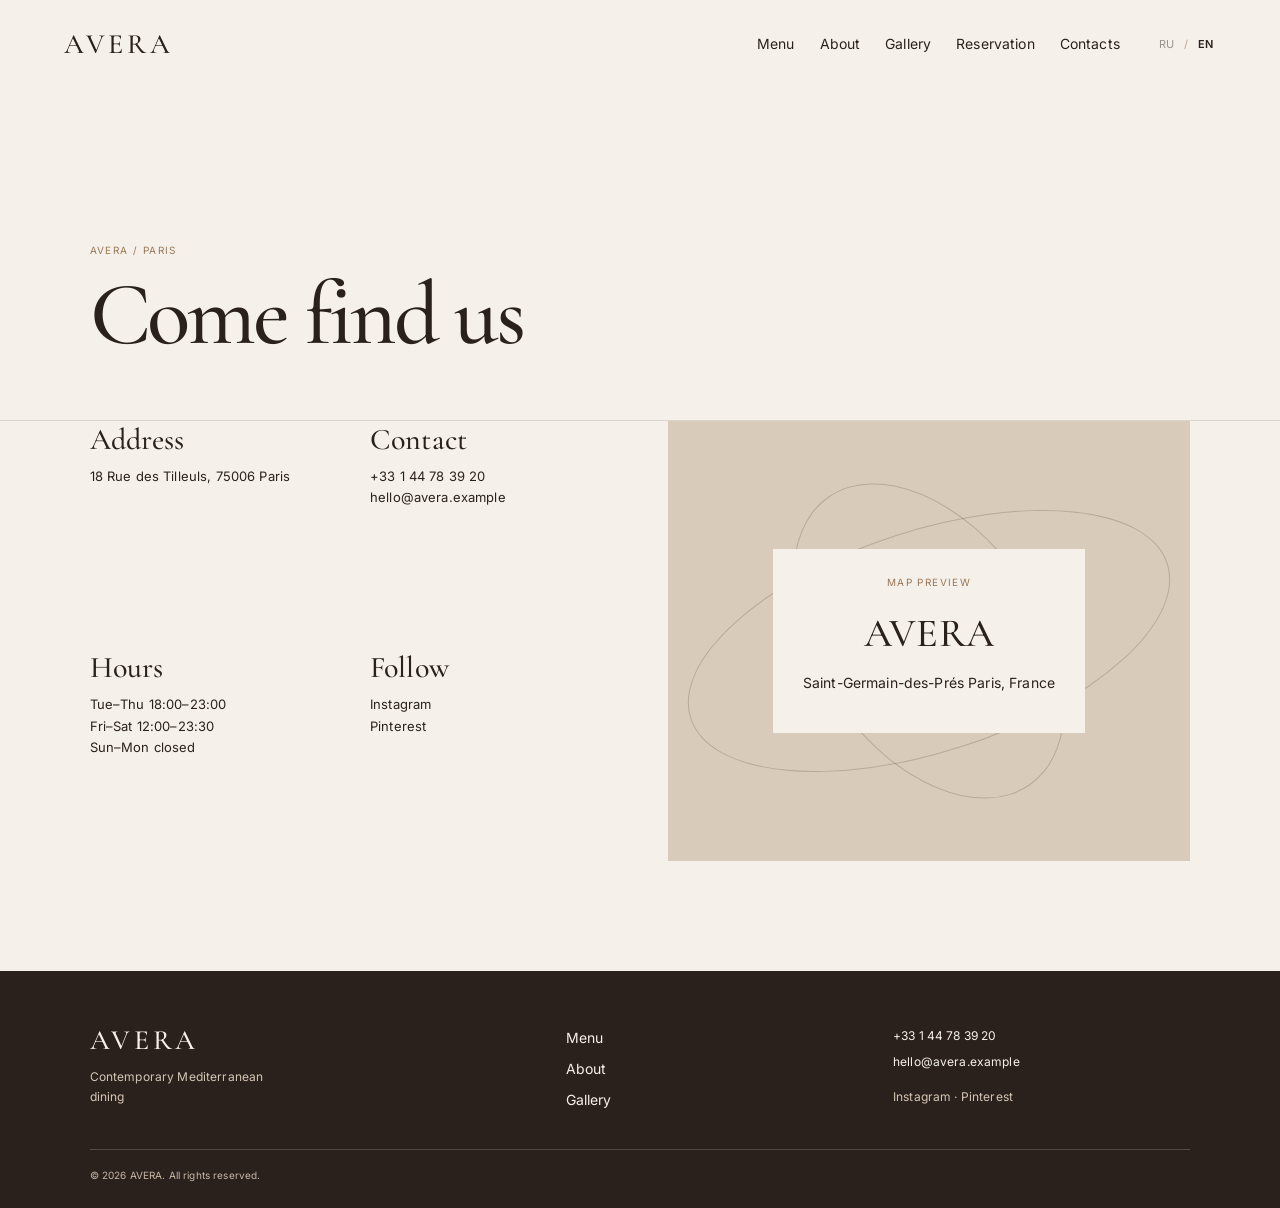
<file: contacts.html>
<!doctype html><html lang="en"><head><meta charset="utf-8"><meta name="viewport" content="width=device-width,initial-scale=1"><title>AVERA — Contacts</title><link rel="stylesheet" href="css/style.css"><link rel="stylesheet" href="css/pages.css"><link rel="stylesheet" href="css/responsive.css"></head><body data-page="contacts"><main><section class="page-intro reveal"><p class="eyebrow">AVERA / PARIS</p><h1 class="display" data-i18n="contactsTitle"></h1></section><section class="contacts"><div class="contacts-grid"><div class="contact-list"><div><h2 data-i18n="address"></h2><p data-i18n="addressText"></p></div><div><h2 data-i18n="contact"></h2><p><a href="tel:+33144783920">+33 1 44 78 39 20</a><br><a href="mailto:hello@avera.example">hello@avera.example</a></p></div><div><h2 data-i18n="hours"></h2><p data-i18n="hoursText"></p></div><div><h2 data-i18n="social"></h2><p>Instagram<br>Pinterest</p></div></div><div class="map"><div><p class="eyebrow" data-i18n="map"></p><h2>AVERA</h2><p data-i18n="mapText"></p></div></div></div></section></main><script src="data/translations.js"></script><script src="js/i18n.js"></script><script src="js/main.js"></script></body></html>
</file>
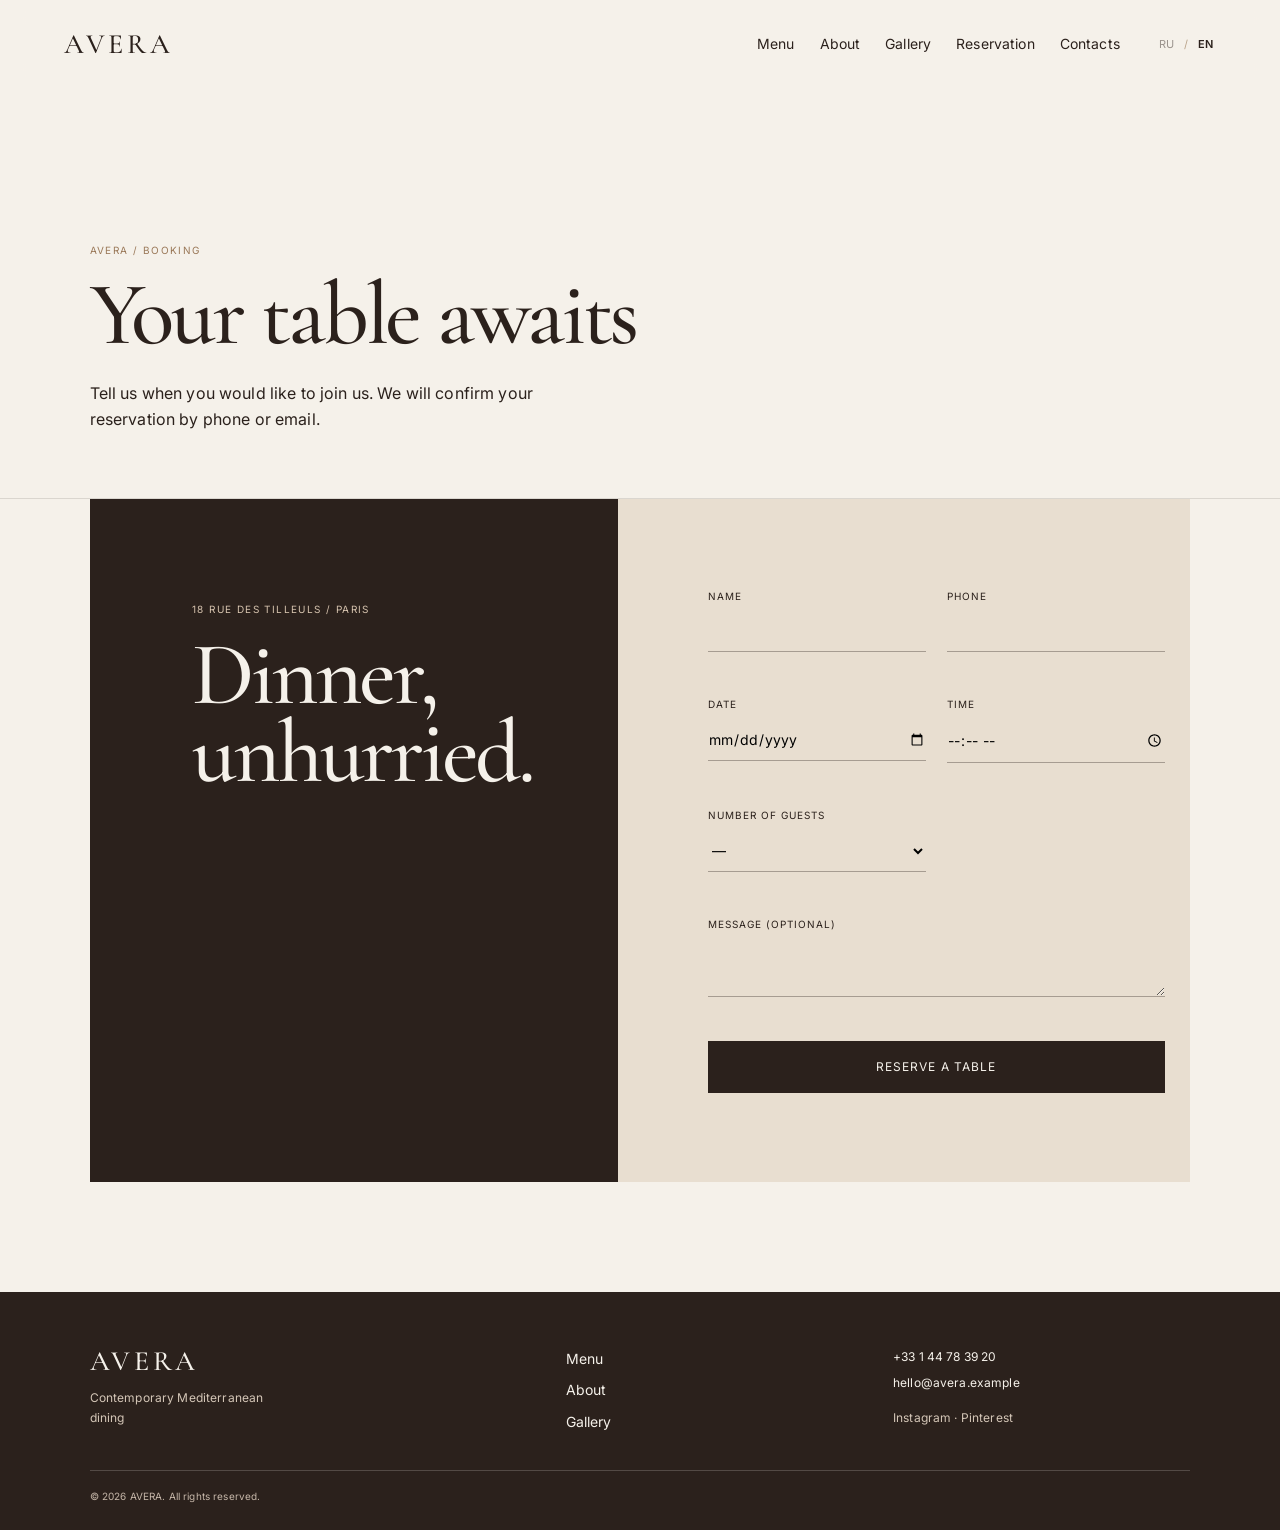
<file: reservation.html>
<!doctype html><html lang="en"><head><meta charset="utf-8"><meta name="viewport" content="width=device-width,initial-scale=1"><title>AVERA — Reservation</title><link rel="stylesheet" href="css/style.css"><link rel="stylesheet" href="css/pages.css"><link rel="stylesheet" href="css/responsive.css"></head><body data-page="reservation"><main><section class="page-intro reveal"><p class="eyebrow">AVERA / BOOKING</p><h1 class="display" data-i18n="reservationTitle"></h1><p class="lead" data-i18n="reservationLead"></p></section><section class="reservation"><aside><p class="eyebrow">18 RUE DES TILLEULS / PARIS</p><h2 class="display">Dinner,<br>unhurried.</h2></aside><form id="reservationForm" novalidate><div class="field"><label for="name" data-i18n="name"></label><input id="name" name="name" autocomplete="name"><span class="error"></span></div><div class="field"><label for="phone" data-i18n="phone"></label><input id="phone" name="phone" type="tel" autocomplete="tel"><span class="error"></span></div><div class="field"><label for="date" data-i18n="date"></label><input id="date" name="date" type="date"><span class="error"></span></div><div class="field"><label for="time" data-i18n="time"></label><input id="time" name="time" type="time"><span class="error"></span></div><div class="field"><label for="guests" data-i18n="guests"></label><select id="guests" name="guests"><option value="">—</option><option>1</option><option>2</option><option>3</option><option>4</option><option>5</option><option>6</option><option>7</option><option>8</option><option>9</option><option>10</option><option>11</option><option>12</option></select><span class="error"></span></div><div class="field full"><label for="message" data-i18n="message"></label><textarea id="message" name="message"></textarea><span class="error"></span></div><div class="form-success" aria-live="polite" data-i18n="success"></div><button class="btn field full" type="submit" data-i18n="submit"></button></form></section></main><script src="data/translations.js"></script><script src="js/i18n.js"></script><script src="js/main.js"></script><script src="js/reservation.js"></script></body></html>
</file>
<file: css/style.css>
@import url('https://fonts.googleapis.com/css2?family=Cormorant+Garamond:ital,wght@0,400;0,500;0,600;1,500&family=Inter:wght@400;500;600&display=swap');
:root{--milk:#f5f1ea;--beige:#e8ded0;--sand:#b9a38a;--brown:#5a4030;--ink:#2b211c;--accent:#9a7858;--serif:'Cormorant Garamond',serif;--sans:Inter,Arial,sans-serif}*{box-sizing:border-box}html{scroll-behavior:smooth}body{margin:0;background:var(--milk);color:var(--ink);font:14px/1.65 var(--sans);letter-spacing:.01em}a{color:inherit;text-decoration:none}button{font:inherit;color:inherit}img{display:block;width:100%;object-fit:cover}.site-header{height:88px;display:flex;align-items:center;gap:36px;padding:0 clamp(22px,5vw,80px);position:sticky;top:0;z-index:20;background:rgba(245,241,234,.9);backdrop-filter:blur(12px);transition:.3s}.site-header.scrolled{height:68px;border-bottom:1px solid rgba(43,33,28,.1)}.brand{font:500 28px/1 var(--serif);letter-spacing:.13em}.nav{margin-left:auto;display:flex;gap:25px}.nav a,.footer-nav a{position:relative}.nav a:after,.footer-nav a:after{content:'';height:1px;background:currentColor;position:absolute;left:0;right:0;bottom:-4px;transform:scaleX(0);transform-origin:left;transition:.25s}.nav a:hover:after,.footer-nav a:hover:after{transform:scaleX(1)}.lang{display:flex;gap:7px;align-items:center;font-size:11px}.lang button{background:0;border:0;padding:3px;cursor:pointer;opacity:.45}.lang button.active{opacity:1;font-weight:600}.lang i{font-style:normal;color:var(--sand)}.nav-toggle{display:none}.btn{display:inline-flex;align-items:center;justify-content:center;background:var(--ink);color:var(--milk);border:1px solid var(--ink);padding:15px 23px;min-height:50px;transition:.25s;cursor:pointer;font-size:12px;letter-spacing:.09em;text-transform:uppercase}.btn:hover{background:transparent;color:var(--ink)}.btn.light{background:transparent;color:var(--milk);border-color:rgba(245,241,234,.75)}.btn.light:hover{background:var(--milk);color:var(--ink)}.eyebrow{text-transform:uppercase;letter-spacing:.14em;font-size:10px;color:var(--accent);margin:0 0 18px}.display{font:500 clamp(44px,7vw,105px)/.88 var(--serif);letter-spacing:-.035em;margin:0}.lead{font-size:16px;max-width:490px}.page-intro{padding:clamp(70px,12vw,160px) 7vw 65px;border-bottom:1px solid rgba(43,33,28,.13)}.page-intro .lead{margin:25px 0 0}.reveal{opacity:0;transform:translateY(24px);transition:opacity .7s ease,transform .7s ease}.reveal.visible{opacity:1;transform:none}footer{background:var(--ink);color:var(--milk);padding:55px 7vw 25px;display:grid;grid-template-columns:1.5fr 1fr 1fr;gap:30px;margin-top:110px}footer p{color:#d4c6b7;font-size:12px;max-width:210px}footer .footer-nav{display:flex;flex-direction:column;gap:8px}footer>div:last-of-type{display:flex;flex-direction:column;gap:6px;font-size:12px}footer small{grid-column:1/-1;border-top:1px solid rgba(245,241,234,.2);padding-top:17px;color:#c6b7a9;font-size:10px}.social{margin:9px 0 0}.dish-grid{display:grid;grid-template-columns:repeat(4,1fr);gap:25px}.dish-card .image-wrap{overflow:hidden;aspect-ratio:4/5;background:var(--beige)}.dish-card img{height:100%;transition:transform .65s}.dish-card:hover img{transform:scale(1.055)}.dish-card h3{font:500 29px/1.05 var(--serif);margin:18px 0 7px}.dish-card p{font-size:12px;min-height:39px;margin:0 0 14px;color:#6b5b50}.price{font-size:12px;font-weight:600}.dish-card .details{display:block;font-size:10px;text-transform:uppercase;letter-spacing:.1em;margin-top:15px;color:var(--accent)}
@media(prefers-reduced-motion:reduce){*,*:before,*:after{animation-duration:.01ms!important;transition-duration:.01ms!important;scroll-behavior:auto!important}.reveal{opacity:1;transform:none}}
</file>
<file: css/pages.css>
.hero{display:grid;grid-template-columns:45% 55%;min-height:calc(100vh - 88px);padding:0 7vw 8vh;align-items:end;gap:clamp(25px,5vw,90px)}.hero-copy{padding-bottom:6vh}.hero-copy .display{max-width:620px}.hero-copy .lead{margin:25px 0 31px}.hero-image{height:min(72vh,730px);overflow:hidden}.hero-image img{height:100%;animation:fadeScale 1s ease both}.hero-image figcaption{font:11px var(--sans);margin-top:9px;color:#6d5a4d}@keyframes fadeScale{from{opacity:0;transform:scale(1.04)}to{opacity:1;transform:none}}.split{display:grid;grid-template-columns:1fr 1fr;min-height:650px;align-items:center;margin-top:150px}.split .copy{padding:10vw;max-width:650px}.split .copy .lead{font-size:18px}.split figure{margin:0;height:100%;min-height:520px}.split img{height:100%}.split.reverse figure{order:-1}.signature{padding:145px 7vw 0}.signature-head{display:flex;align-items:end;justify-content:space-between;margin-bottom:42px}.signature-head .display{font-size:clamp(44px,5vw,74px)}.signature-head p{margin:0}.filters{display:flex;gap:9px;flex-wrap:wrap;padding:45px 7vw 35px}.filter{border:1px solid rgba(43,33,28,.25);background:transparent;padding:11px 17px;cursor:pointer;font-size:11px}.filter.active,.filter:hover{background:var(--ink);color:var(--milk);border-color:var(--ink)}.menu-grid{padding:0 7vw;grid-template-columns:repeat(3,1fr)}.dish-page{display:grid;grid-template-columns:56% 44%;min-height:calc(100vh - 88px)}.dish-page figure{margin:0;min-height:600px}.dish-page figure img{height:100%}.dish-copy{padding:12vw 8vw;align-self:center}.dish-copy .price{display:block;margin:25px 0}.detail-block{border-top:1px solid rgba(43,33,28,.2);padding:19px 0;margin-top:25px}.detail-block h2{font:500 28px var(--serif);margin:0 0 7px}.detail-block p{font-size:13px;margin:0;color:#655449}.about-layout{padding:90px 7vw 0}.about-chapter{display:grid;grid-template-columns:1.1fr .9fr;gap:9vw;align-items:center;margin:0 auto 135px;max-width:1200px}.about-chapter figure{margin:0}.about-chapter img{aspect-ratio:4/5}.about-chapter h2{font:500 60px/.95 var(--serif);margin:0 0 20px}.about-chapter p{max-width:470px;font-size:15px}.about-chapter.chef figure{order:2}.about-chapter.chef img{aspect-ratio:1/1}.gallery-filters{padding-bottom:30px}.gallery{padding:0 7vw;columns:3 290px;column-gap:18px}.gallery-item{display:block;border:0;background:none;padding:0;margin:0 0 18px;break-inside:avoid;cursor:pointer;position:relative}.gallery-item img{transition:filter .3s,transform .4s}.gallery-item:hover img{filter:brightness(.84);transform:scale(1.015)}.gallery-item span{position:absolute;bottom:15px;left:15px;color:white;font-size:10px;letter-spacing:.12em;text-transform:uppercase;opacity:0;transition:.3s}.gallery-item:hover span{opacity:1}.lightbox{position:fixed;inset:0;background:rgba(20,15,12,.94);z-index:50;display:grid;place-items:center;padding:35px;opacity:0;pointer-events:none;transition:.25s}.lightbox.open{opacity:1;pointer-events:auto}.lightbox img{max-width:min(100%,1050px);max-height:82vh;width:auto}.lightbox button{position:absolute;color:var(--milk);background:none;border:0;font:500 45px var(--serif);cursor:pointer}.lightbox .close{top:15px;right:24px}.lightbox .prev{left:25px}.lightbox .next{right:25px}.reservation{display:grid;grid-template-columns:48% 52%;margin:0 7vw;min-height:620px}.reservation aside{background:var(--ink);color:var(--milk);padding:8vw}.reservation aside .eyebrow{color:#d7c4af}.reservation form{padding:7vw;background:var(--beige);display:grid;grid-template-columns:1fr 1fr;gap:21px}.field{display:flex;flex-direction:column;gap:7px}.field.full{grid-column:1/-1}.field label{font-size:10px;letter-spacing:.1em;text-transform:uppercase}.field input,.field select,.field textarea{font:14px var(--sans);padding:11px 0;border:0;border-bottom:1px solid rgba(43,33,28,.35);background:transparent;outline:0}.field textarea{resize:vertical;min-height:55px}.field input:focus,.field select:focus,.field textarea:focus{border-color:var(--ink)}.error{min-height:16px;color:#9b3628;font-size:10px}.form-success{grid-column:1/-1;background:#dce8db;padding:14px;display:none}.form-success.show{display:block}.contacts{padding:0 7vw}.contacts-grid{display:grid;grid-template-columns:1fr 1fr;gap:55px}.contact-list{display:grid;grid-template-columns:1fr 1fr;gap:38px}.contact-list h2{font:500 30px var(--serif);margin:0 0 8px}.contact-list p{white-space:pre-line;margin:0;font-size:13px}.map{background:#d9cbb9;min-height:440px;display:grid;place-items:center;text-align:center;position:relative;overflow:hidden}.map:before,.map:after{content:'';position:absolute;border:1px solid rgba(90,64,48,.25);border-radius:50%;width:500px;height:220px;transform:rotate(-18deg)}.map:after{transform:rotate(55deg);width:350px}.map div{position:relative;z-index:1;background:var(--milk);padding:25px 30px}.map h2{font:500 40px var(--serif);margin:0 0 8px}
</file>
<file: css/responsive.css>
@media(max-width:760px){.site-header{height:70px;padding:0 22px;gap:14px}.site-header.scrolled{height:60px}.brand{font-size:25px}.nav-toggle{display:flex;margin-left:auto;flex-direction:column;gap:5px;border:0;background:transparent;padding:8px;cursor:pointer}.nav-toggle span{display:block;width:21px;height:1px;background:var(--ink)}.nav{position:absolute;top:70px;left:0;right:0;background:var(--milk);display:flex;flex-direction:column;gap:0;max-height:0;overflow:hidden;transition:max-height .35s;border-bottom:1px solid transparent}.nav.open{max-height:350px;border-color:rgba(43,33,28,.12)}.nav a{padding:13px 22px}.nav a:after{display:none}.hero{grid-template-columns:1fr;padding:0 22px 50px;gap:30px;min-height:auto}.hero-image{height:48vh;order:-1;margin:0 -22px}.hero-copy{padding:15px 0 0}.display{font-size:57px}.split{grid-template-columns:1fr;margin-top:75px;min-height:0}.split .copy{padding:55px 22px}.split figure{min-height:350px}.split.reverse figure{order:0}.signature{padding:80px 22px 0}.signature-head{display:block}.signature-head p{margin-top:16px}.dish-grid,.menu-grid{grid-template-columns:repeat(2,1fr);gap:18px}.dish-card h3{font-size:24px}.dish-card p{min-height:58px}.page-intro{padding:80px 22px 45px}.filters{padding:30px 22px 24px}.menu-grid{padding:0 22px}.dish-page{grid-template-columns:1fr}.dish-page figure{min-height:400px}.dish-copy{padding:55px 22px}.about-layout{padding:55px 22px 0}.about-chapter,.about-chapter.chef{grid-template-columns:1fr;gap:28px;margin-bottom:75px}.about-chapter.chef figure{order:0}.about-chapter h2{font-size:45px}.gallery{padding:0 22px;columns:2 150px;column-gap:10px}.gallery-item{margin-bottom:10px}.lightbox{padding:25px}.lightbox .prev{left:5px}.lightbox .next{right:5px}.reservation{display:block;margin:0 22px}.reservation aside,.reservation form{padding:45px 25px}.reservation form{grid-template-columns:1fr}.contacts{padding:0 22px}.contacts-grid{grid-template-columns:1fr;gap:30px}.contact-list{gap:25px}.map{min-height:300px}footer{margin-top:75px;padding:45px 22px 20px;grid-template-columns:1fr 1fr;gap:30px}footer>div:last-of-type{grid-column:1/-1}.footer-nav{display:none}}
</file>
